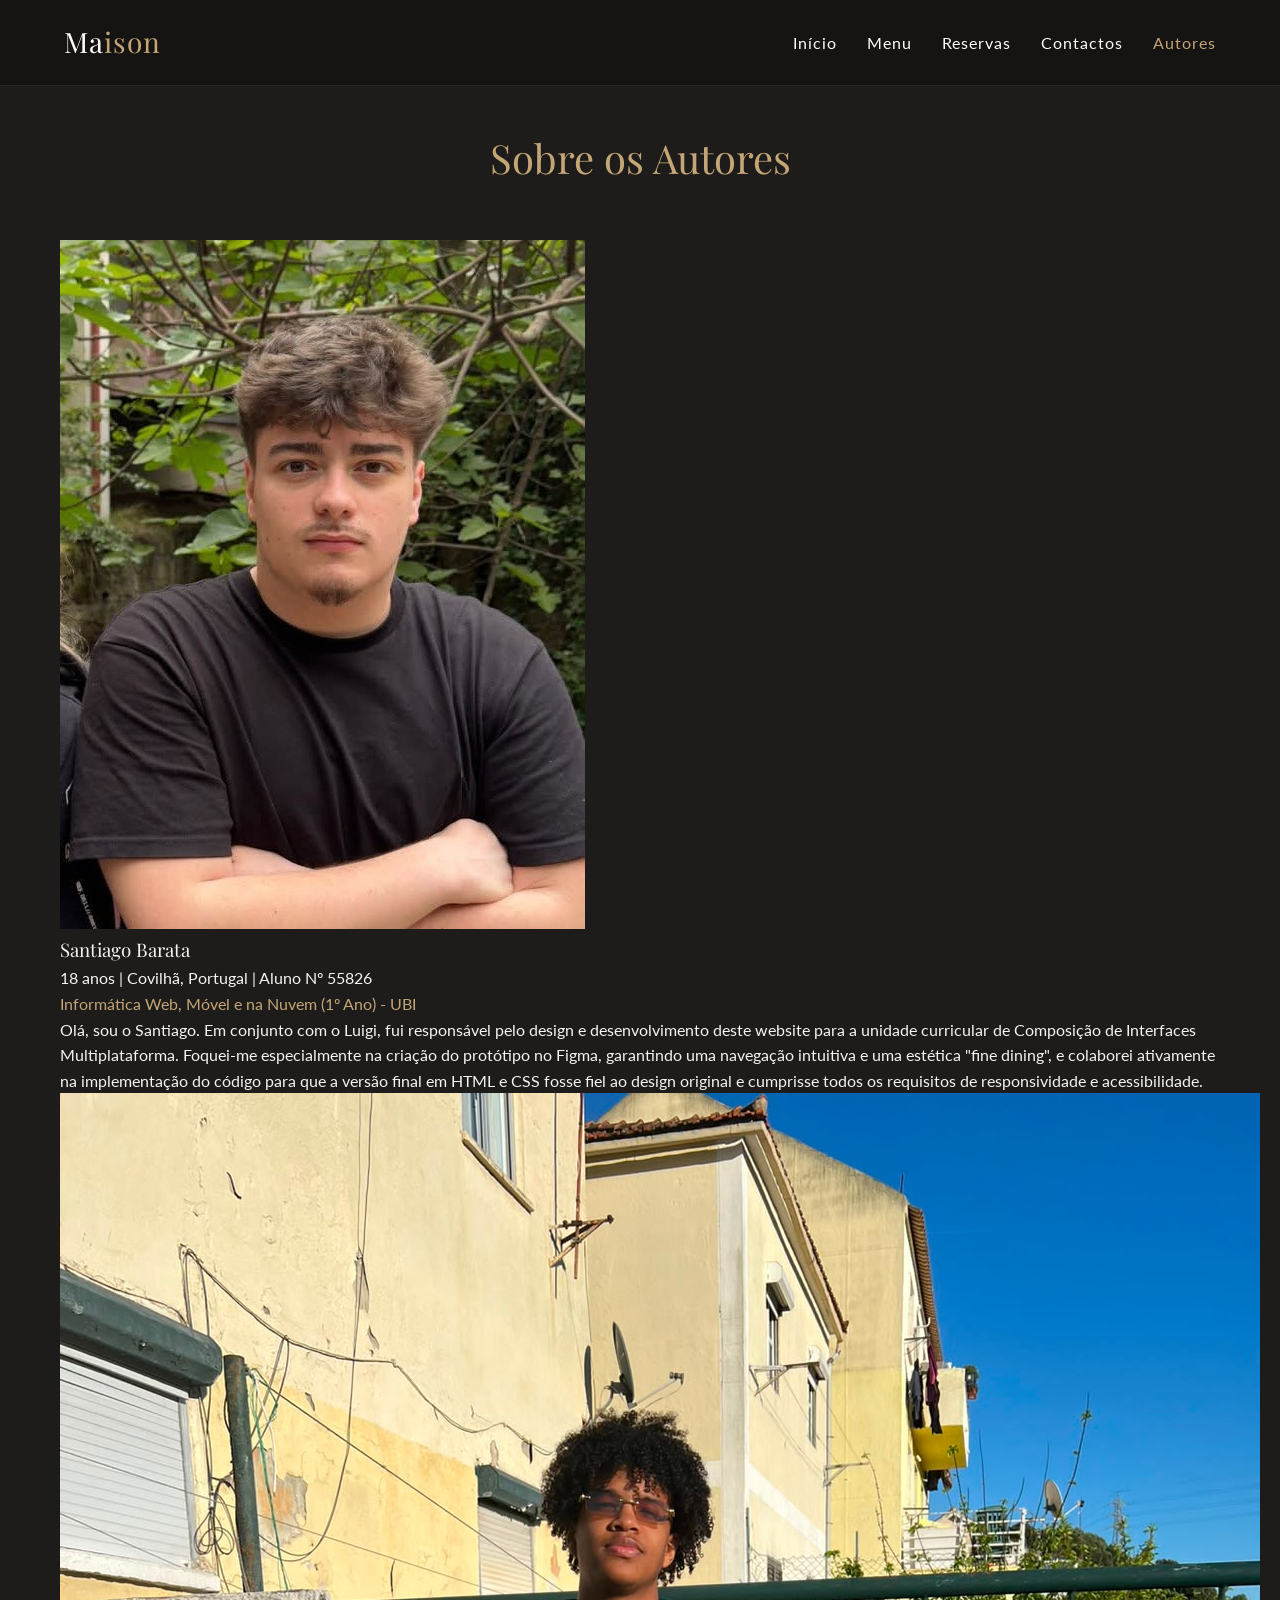
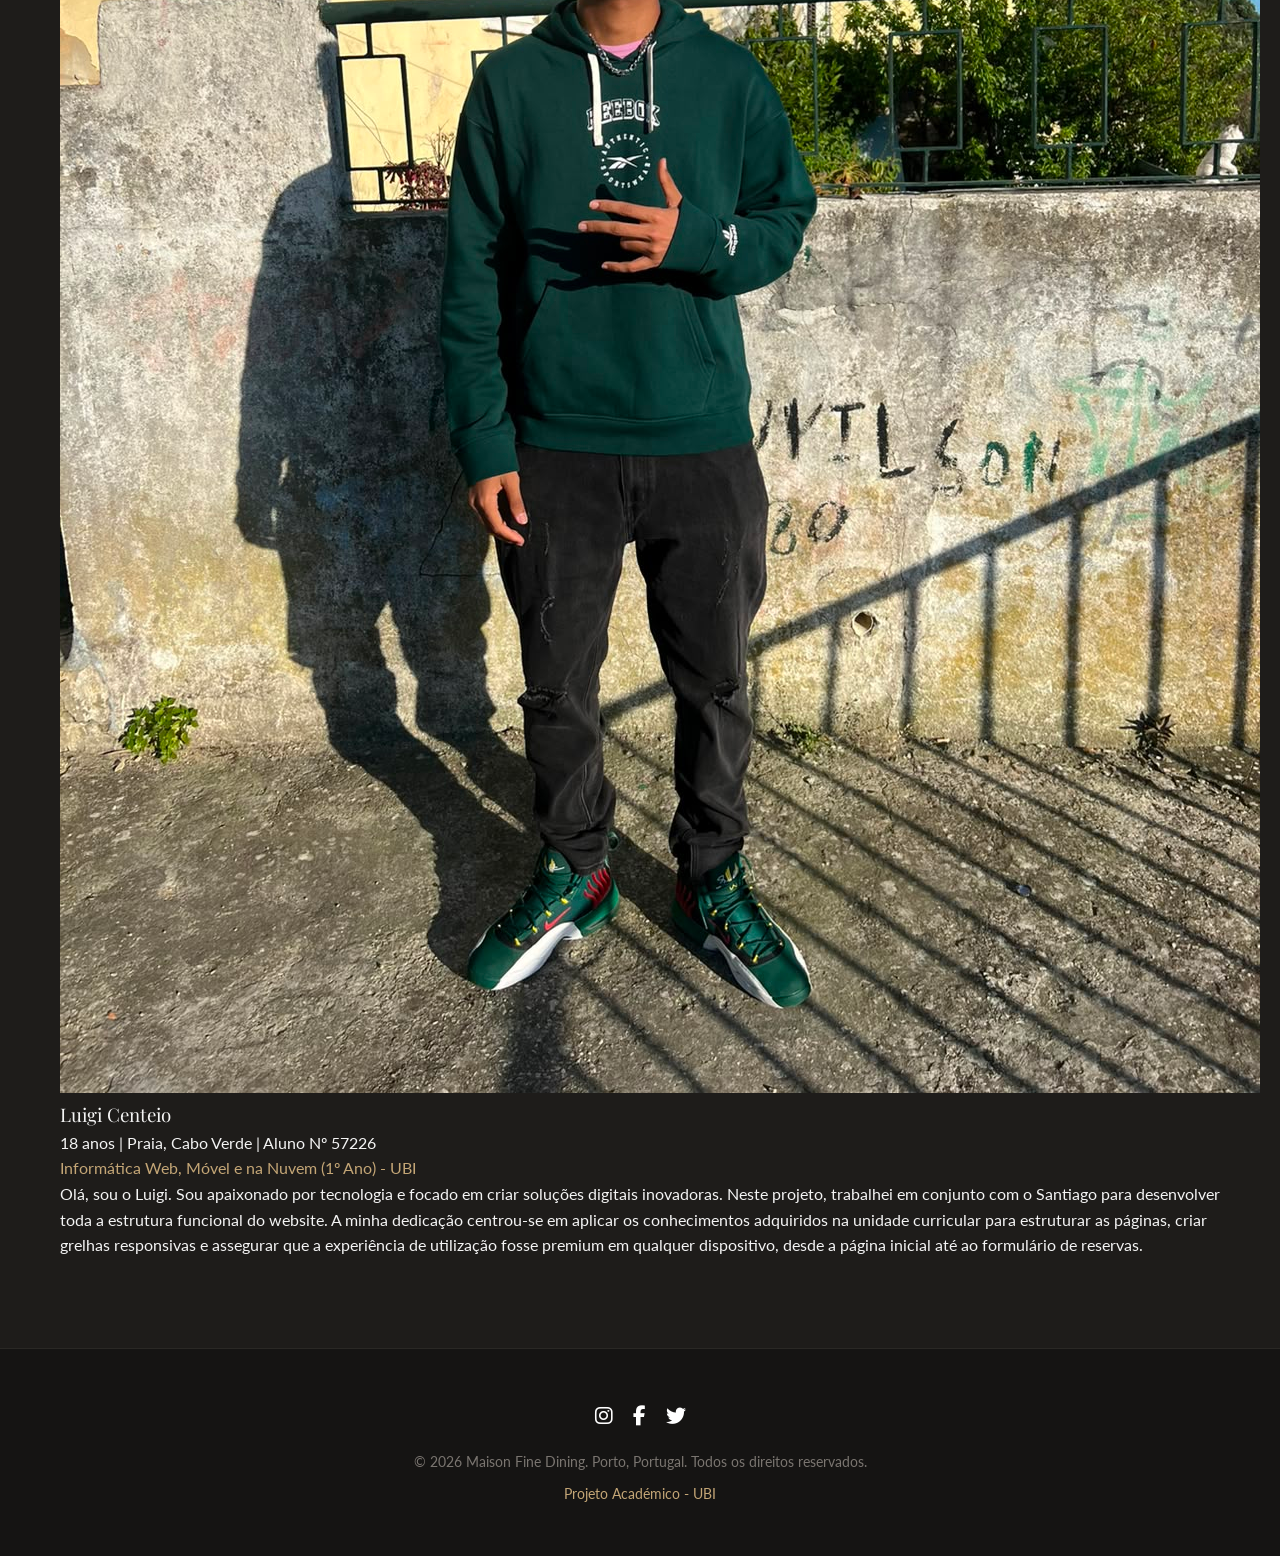
<file: autores.html>
<!DOCTYPE html>

<html lang="pt">
<head>
    <meta charset="UTF-8">
    <meta name="viewport" content="width=device-width, initial-scale=1.0">
    <title>Maison | Autores</title>
    <link rel="stylesheet" href="style.css">
    <link rel="stylesheet" href="https://cdnjs.cloudflare.com/ajax/libs/font-awesome/6.4.0/css/all.min.css">
    <!-- Google tag (gtag.js) -->
<script async src="https://www.googletagmanager.com/gtag/js?id=G-B9NK9G7WFR"></script>
<script>
  window.dataLayer = window.dataLayer || [];
  function gtag(){dataLayer.push(arguments);}
  gtag('js', new Date());

  gtag('config', 'G-B9NK9G7WFR');
</script>
</head>
<body>
    <header>
        <a href="index.html" class="logo">Ma<span>ison</span></a>
        <nav>
            <ul>
                <li><a href="index.html">Início</a></li>
                <li><a href="menu.html">Menu</a></li>
                <li><a href="reservas.html">Reservas</a></li>
                <li><a href="contactos.html">Contactos</a></li>
                <li><a href="autores.html" class="active">Autores</a></li>
            </ul>
        </nav>
    </header>

    <div class="container">
        <h1 class="gold" style="text-align: center; margin-bottom: 50px; font-size: 40px;">Sobre os Autores</h1>
        
        <div class="author-card">
            <div class="author-img-wrapper">
                <img src="Imagens/perfil.jpg" alt="Foto de Santiago Barata" class="author-img">
            </div>
            <div class="author-info">
                <h3>Santiago Barata</h3>
                <p class="meta">18 anos | Covilhã, Portugal | Aluno Nº 55826</p>
                <p class="meta" style="color: #C4A676;">Informática Web, Móvel e na Nuvem (1º Ano) - UBI</p>
                <p>Olá, sou o Santiago. Em conjunto com o Luigi, fui responsável pelo design e desenvolvimento deste website para a unidade curricular de Composição de Interfaces Multiplataforma. Foquei-me especialmente na criação do protótipo no Figma, garantindo uma navegação intuitiva e uma estética "fine dining", e colaborei ativamente na implementação do código para que a versão final em HTML e CSS fosse fiel ao design original e cumprisse todos os requisitos de responsividade e acessibilidade.</p>
            </div>
        </div>

        <div class="author-card">
            <div class="author-img-wrapper">
                <img src="Imagens/luigi.jpeg" alt="Foto de Luigi Centeio" class="author-img">
            </div>
            <div class="author-info">
                <h3>Luigi Centeio</h3>
                <p class="meta">18 anos | Praia, Cabo Verde | Aluno Nº 57226</p>
                <p class="meta" style="color: #C4A676;">Informática Web, Móvel e na Nuvem (1º Ano) - UBI</p>
                <p>Olá, sou o Luigi. Sou apaixonado por tecnologia e focado em criar soluções digitais inovadoras. Neste projeto, trabalhei em conjunto com o Santiago para desenvolver toda a estrutura funcional do website. A minha dedicação centrou-se em aplicar os conhecimentos adquiridos na unidade curricular para estruturar as páginas, criar grelhas responsivas e assegurar que a experiência de utilização fosse premium em qualquer dispositivo, desde a página inicial até ao formulário de reservas.</p>
            </div>
        </div>
    </div>

    <footer>
        <ul class="social-menu">
            <li><a href="#"><i class="fab fa-instagram"></i></a></li>
            <li><a href="#"><i class="fab fa-facebook-f"></i></a></li>
            <li><a href="#"><i class="fab fa-twitter"></i></a></li>
        </ul>
        <p class="footer-text">© 2026 Maison Fine Dining. Porto, Portugal. Todos os direitos reservados.</p>
        <p class="footer-text" style="margin-top: 10px; color: #C4A676;">Projeto Académico - UBI</p>
    </footer>
</body>
</html>
</file>
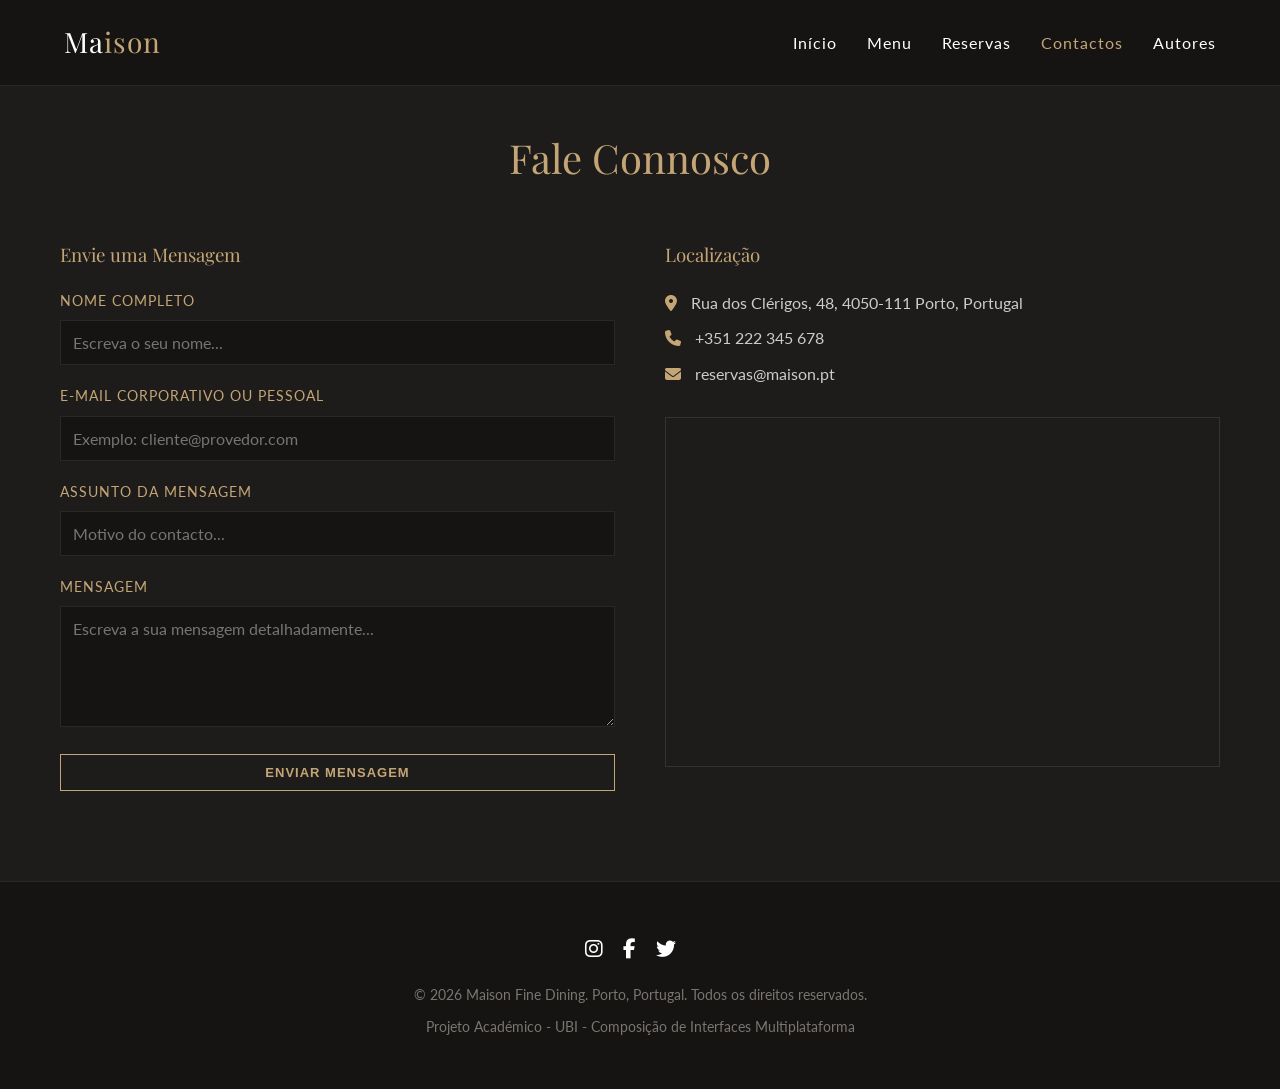
<file: contactos.html>
<!DOCTYPE html>
<head>
    <script async src="https://www.googletagmanager.com/gtag/js?id=G-XXXXXXXXXX"></script>
    <script>
      window.dataLayer = window.dataLayer || [];
      function gtag(){dataLayer.push(arguments);}
      gtag('js', new Date());
      gtag('config', 'G-XXXXXXXXXX');
    </script>
    <!-- Google tag (gtag.js) -->
<script async src="https://www.googletagmanager.com/gtag/js?id=G-B9NK9G7WFR"></script>
<script>
  window.dataLayer = window.dataLayer || [];
  function gtag(){dataLayer.push(arguments);}
  gtag('js', new Date());

  gtag('config', 'G-B9NK9G7WFR');
</script>
<html lang="pt-PT">

    <meta charset="UTF-8">
    <meta name="viewport" content="width=device-width, initial-scale=1.0">
    <title>Maison | Contactos</title>
    <link rel="stylesheet" href="style.css">
    <link rel="stylesheet" href="https://cdnjs.cloudflare.com/ajax/libs/font-awesome/6.4.0/css/all.min.css">
</head>
<body>
    <a href="#conteudo-principal" class="skip-link">Pular para o conteúdo principal</a>

    <header role="banner">
        <a href="index.html" class="logo" aria-label="Maison - Página Inicial">Ma<span>ison</span></a>
        <nav role="navigation" aria-label="Menu principal">
            <ul>
                <li><a href="index.html">Início</a></li>
                <li><a href="menu.html">Menu</a></li>
                <li><a href="reservas.html">Reservas</a></li>
                <li><a href="contactos.html" class="active" aria-current="page">Contactos</a></li>
                <li><a href="autores.html">Autores</a></li>
            </ul>
        </nav>
    </header>

    <main id="conteudo-principal" role="main" class="container">
        <h1 class="gold" style="text-align: center; margin-bottom: 50px; font-size: 40px;">Fale Connosco</h1>
        
        <div class="contact-wrapper">
            <section aria-labelledby="form-title">
                <h3 id="form-title" class="gold" style="margin-bottom: 20px;">Envie uma Mensagem</h3>
                <form action="#" method="POST">
                    <div class="form-group">
                        <label for="nome">Nome Completo</label>
                        <input type="text" id="nome" name="nome" required aria-required="true" placeholder="Escreva o seu nome...">
                    </div>
                    <div class="form-group">
                        <label for="email">E-mail Corporativo ou Pessoal</label>
                        <input type="email" id="email" name="email" required aria-required="true" placeholder="Exemplo: cliente@provedor.com">
                    </div>
                    <div class="form-group">
                        <label for="assunto">Assunto da Mensagem</label>
                        <input type="text" id="assunto" name="assunto" required aria-required="true" placeholder="Motivo do contacto...">
                    </div>
                    <div class="form-group">
                        <label for="mensagem">Mensagem</label>
                        <textarea id="mensagem" name="mensagem" rows="5" required aria-required="true" placeholder="Escreva a sua mensagem detalhadamente..."></textarea>
                    </div>
                    <button type="submit" class="btn" style="width: 100%; cursor: pointer; font-weight: bold;">Enviar Mensagem</button>
                </form>
            </section>

            <section aria-labelledby="map-title">
                <h3 id="map-title" class="gold" style="margin-bottom: 20px;">Localização</h3>
                <address style="font-style: normal; margin-bottom: 20px;">
                    <p style="margin-bottom: 10px; color: #ccc;"><i class="fas fa-map-marker-alt gold" style="margin-right: 10px;" aria-hidden="true"></i> Rua dos Clérigos, 48, 4050-111 Porto, Portugal</p>
                    <p style="margin-bottom: 10px; color: #ccc;"><i class="fas fa-phone gold" style="margin-right: 10px;" aria-hidden="true"></i> +351 222 345 678</p>
                    <p style="margin-bottom: 30px; color: #ccc;"><i class="fas fa-envelope gold" style="margin-right: 10px;" aria-hidden="true"></i> reservas@maison.pt</p>
                </address>
                
                <div class="map-container" style="height: 350px; border: 1px solid #333;">
                    <iframe title="Mapa interativo de localização do restaurante Maison na baixa do Porto" src="https://maps.google.com/maps?q=Rua%20dos%20Cl%C3%A9rigos%2048,%20Porto&t=&z=15&ie=UTF8&iwloc=&output=embed" allowfullscreen="" loading="lazy"></iframe>
                </div>
            </section>
        </div>
    </main>

    <footer role="contentinfo">
        <ul class="social-menu" aria-label="Canais sociais e redes">
            <li><a href="#" aria-label="Siga-nos no Instagram"><i class="fab fa-instagram" aria-hidden="true"></i></a></li>
            <li><a href="#" aria-label="Siga-nos no Facebook"><i class="fab fa-facebook-f" aria-hidden="true"></i></a></li>
            <li><a href="#" aria-label="Siga-nos no Twitter"><i class="fab fa-twitter" aria-hidden="true"></i></a></li>
            <li><a href="#" aria-label="Consulte-nos no Tripadvisor"><i class="fab fa-tripadvisor" aria-hidden="true"></i></a></li>
        </ul>
        <p class="footer-text">© 2026 Maison Fine Dining. Porto, Portugal. Todos os direitos reservados.</p>
        <p class="footer-text" style="margin-top: 10px;">Projeto Académico - UBI - Composição de Interfaces Multiplataforma</p>
    </footer>
</body>
</html>
</file>
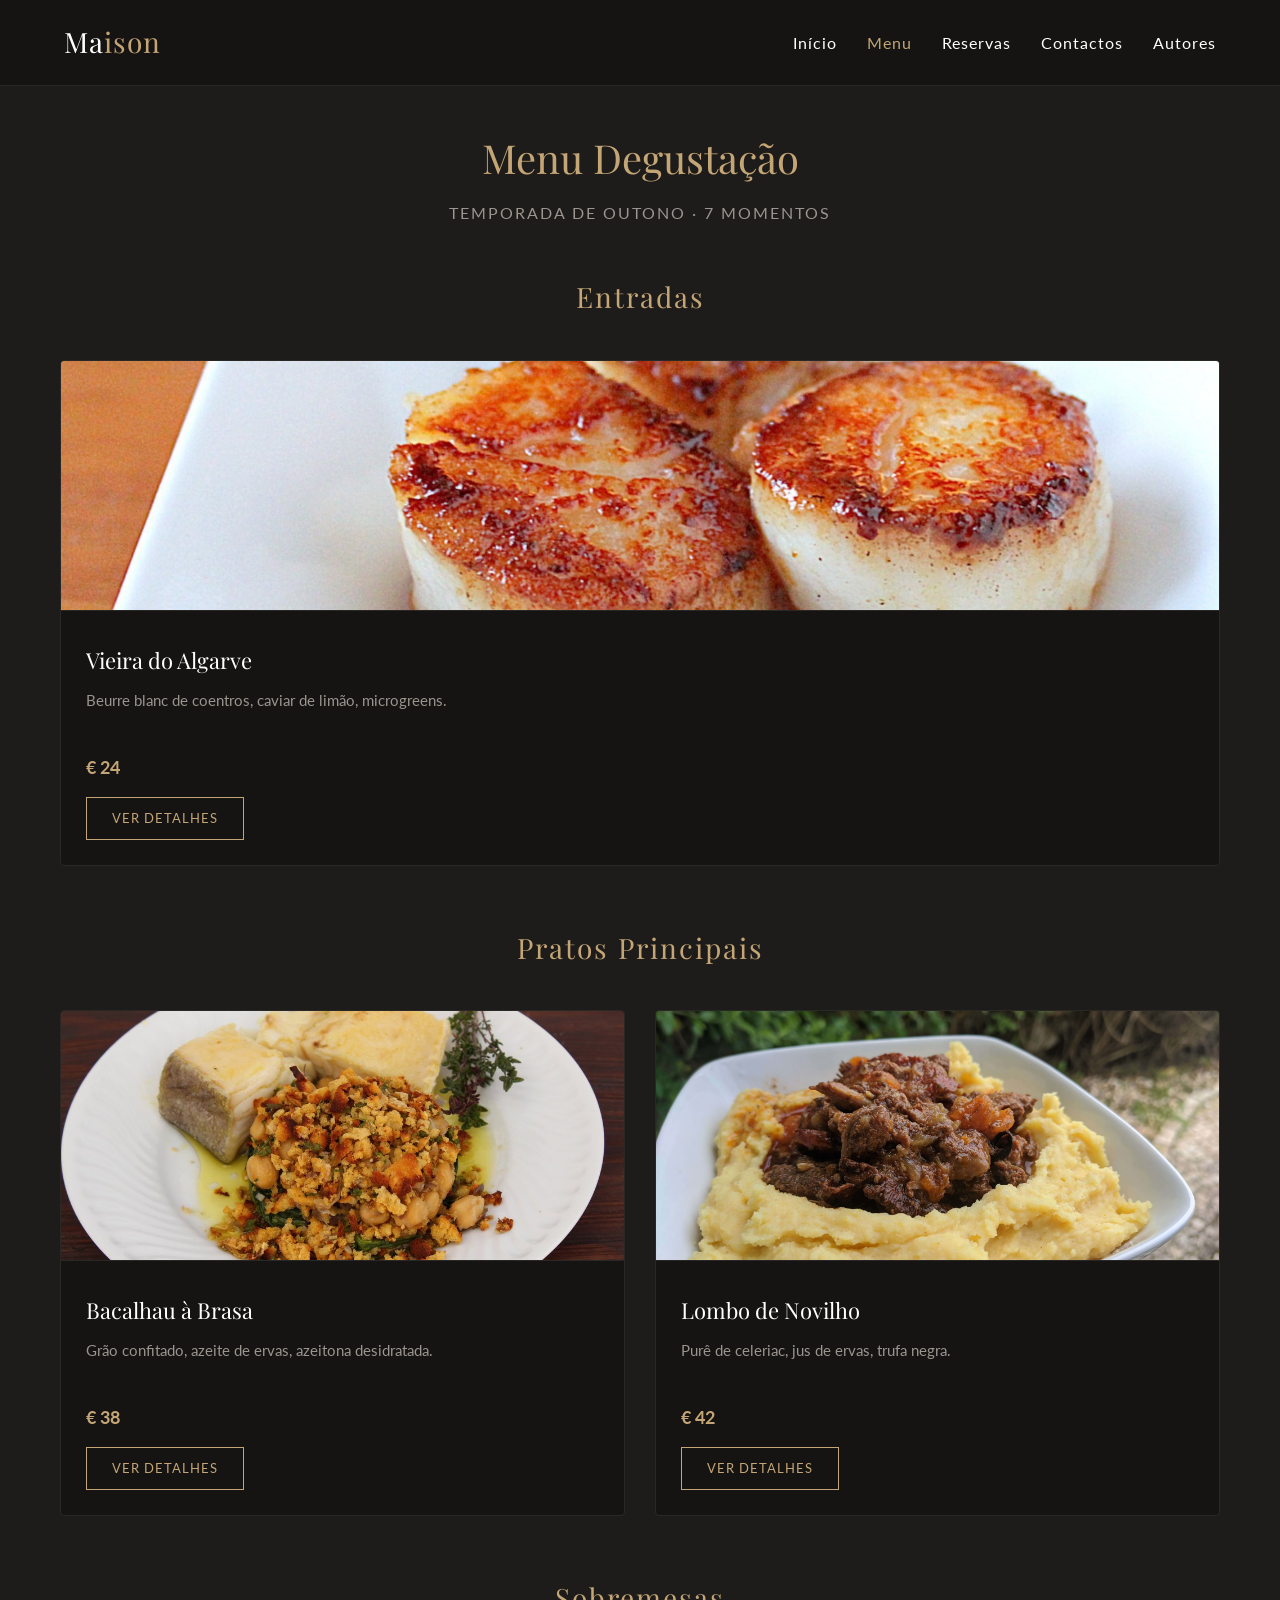
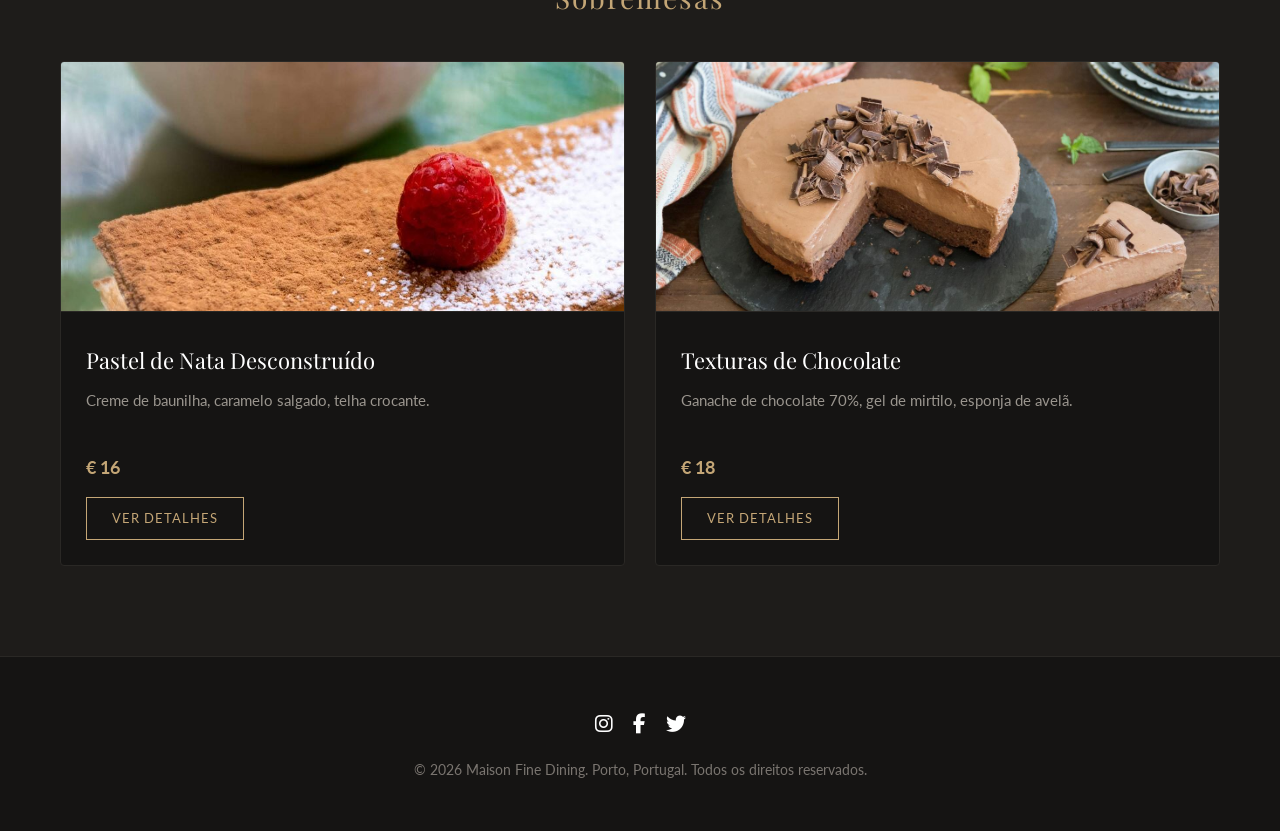
<file: menu.html>
<!DOCTYPE html>

<html lang="pt-PT">
<head>
    <script async src="https://www.googletagmanager.com/gtag/js?id=G-XXXXXXXXXX"></script>
    <script>
      window.dataLayer = window.dataLayer || [];
      function gtag(){dataLayer.push(arguments);}
      gtag('js', new Date());
      gtag('config', 'G-XXXXXXXXXX');
    </script>
    <!-- Google tag (gtag.js) -->
<script async src="https://www.googletagmanager.com/gtag/js?id=G-B9NK9G7WFR"></script>
<script>
  window.dataLayer = window.dataLayer || [];
  function gtag(){dataLayer.push(arguments);}
  gtag('js', new Date());

  gtag('config', 'G-B9NK9G7WFR');
</script>

    <meta charset="UTF-8">
    <meta name="viewport" content="width=device-width, initial-scale=1.0">
    <title>Maison | Menu</title>
    <link class="iel" rel="stylesheet" href="style.css">
    <link rel="stylesheet" href="https://cdnjs.cloudflare.com/ajax/libs/font-awesome/6.4.0/css/all.min.css">
</head>
<body>
    <a href="#conteudo-principal" class="skip-link">Pular para o conteúdo principal</a>

    <header role="banner">
        <a href="index.html" class="logo" aria-label="Maison - Página Inicial">Ma<span>ison</span></a>
        <nav role="navigation" aria-label="Menu principal">
            <ul>
                <li><a href="index.html">Início</a></li>
                <li><a href="menu.html" class="active" aria-current="page">Menu</a></li>
                <li><a href="reservas.html">Reservas</a></li>
                <li><a href="contactos.html">Contactos</a></li>
                <li><a href="autores.html">Autores</a></li>
            </ul>
        </nav>
    </header>

    <main id="conteudo-principal" role="main" class="container">
        <h1 class="gold" style="text-align: center; margin-bottom: 10px; font-size: 40px;">Menu Degustação</h1>
        <p style="text-align: center; color: #9A958E; margin-bottom: 50px; letter-spacing: 2px; text-transform: uppercase;">Temporada de Outono · 7 Momentos</p>
        
        <section aria-labelledby="categoria-entradas">
            <h2 id="categoria-entradas" style="text-align: center; margin: 40px 0 20px 0; letter-spacing: 2px; font-size: 28px;" class="gold">Entradas</h2>
            <div class="grid">
                <div class="card">
                    <img src="Imagens/vieira.jpg" alt="Vieira do Algarve laminada com finas ervas aromáticas">
                    <div class="card-content">
                        <h3>Vieira do Algarve</h3>
                        <p>Beurre blanc de coentros, caviar de limão, microgreens.</p>
                        <span class="price gold">€ 24</span>
                        <a href="detalhes.html?prato=vieira" class="btn" aria-label="Ver detalhes de Vieira do Algarve">Ver Detalhes</a>
                    </div>
                </div>
            </div>
        </section>

        <section aria-labelledby="categoria-principais">
            <h2 id="categoria-principais" style="text-align: center; margin: 60px 0 20px 0; letter-spacing: 2px; font-size: 28px;" class="gold">Pratos Principais</h2>
            <div class="grid">
                <div class="card">
                    <img src="Imagens/bacalhau.png" alt="Posta tradicional de bacalhau assada na brasa aberta ao meio">
                    <div class="card-content">
                        <h3>Bacalhau à Brasa</h3>
                        <p>Grão confitado, azeite de ervas, azeitona desidratada.</p>
                        <span class="price gold">€ 38</span>
                        <a href="detalhes.html?prato=bacalhau" class="btn" aria-label="Ver detalhes de Bacalhau à Brasa">Ver Detalhes</a>
                    </div>
                </div>
                <div class="card">
                    <img src="Imagens/novilho.jpg" alt="Naco de lombo de novilho alto grelhado ao ponto">
                    <div class="card-content">
                        <h3>Lombo de Novilho</h3>
                        <p>Purê de celeriac, jus de ervas, trufa negra.</p>
                        <span class="price gold">€ 42</span>
                        <a href="detalhes.html?prato=lombo" class="btn" aria-label="Ver detalhes de Lombo de Novilho">Ver Detalhes</a>
                    </div>
                </div>
            </div>
        </section>

        <section aria-labelledby="categoria-sobremesas">
            <h2 id="categoria-sobremesas" style="text-align: center; margin: 60px 0 20px 0; letter-spacing: 2px; font-size: 28px;" class="gold">Sobremesas</h2>
            <div class="grid">
                <div class="card">
                    <img src="Imagens/pastel.jpg" alt="Sobremesa folhada inspirada no pastel de nata tradicional">
                    <div class="card-content">
                        <h3>Pastel de Nata Desconstruído</h3>
                        <p>Creme de baunilha, caramelo salgado, telha crocante.</p>
                        <span class="price gold">€ 16</span>
                        <a href="detalhes.html?prato=pastel" class="btn" aria-label="Ver detalhes de Pastel de Nata Desconstruído">Ver Detalhes</a>
                    </div>
                </div>
                <div class="card">
                    <img src="Imagens/chocolate.jpg" alt="Esfera texturizada de chocolate negro brilhante com pedaços de avelã">
                    <div class="card-content">
                        <h3>Texturas de Chocolate</h3>
                        <p>Ganache de chocolate 70%, gel de mirtilo, esponja de avelã.</p>
                        <span class="price gold">€ 18</span>
                        <a href="detalhes.html?prato=texturas" class="btn" aria-label="Ver detalhes de Texturas de Chocolate">Ver Detalhes</a>
                    </div>
                </div>
            </div>
        </section>
    </main>

    <footer role="contentinfo">
        <ul class="social-menu" aria-label="Canais sociais e redes">
            <li><a href="#" aria-label="Siga-nos no Instagram"><i class="fab fa-instagram" aria-hidden="true"></i></a></li>
            <li><a href="#" aria-label="Siga-nos no Facebook"><i class="fab fa-facebook-f" aria-hidden="true"></i></a></li>
            <li><a href="#" aria-label="Siga-nos no Twitter"><i class="fab fa-twitter" aria-hidden="true"></i></a></li>
        </ul>
        <p class="footer-text">© 2026 Maison Fine Dining. Porto, Portugal. Todos os direitos reservados.</p>
    </footer>
</body>
</html>
</file>
<file: style.css>
@import url('https://fonts.googleapis.com/css2?family=Lato:wght@300;400&family=Playfair+Display:ital,wght@0,400;0,600;1,400&display=swap');

/* =========================================
   CONFIGURAÇÕES BASE & ACESSIBILIDADE
   ========================================= */
* { 
    margin: 0; 
    padding: 0; 
    box-sizing: border-box; 
}

html {
    font-size: 16px; /* Tamanho base de fonte acessível de acordo com as diretrizes */
    scroll-behavior: smooth;
}

body { 
    font-family: 'Lato', sans-serif; 
    background-color: #1E1C1A; /* Fundo escuro suave fiel ao Figma */
    color: #F4F4F4; 
    line-height: 1.6; 
}

h1, h2, h3, h4 { 
    font-family: 'Playfair Display', serif; 
    font-weight: normal; 
}

.gold { 
    color: #C4A676; 
}

/* Foco visível para navegação via teclado (Acessibilidade) */
a:focus, button:focus, input:focus, textarea:focus, select:focus {
    outline: 3px solid #C4A676;
    outline-offset: 3px;
}

/* Link de salto oculto que aparece apenas via foco de teclado */
.skip-link {
    position: absolute;
    top: -100px;
    left: 0;
    background: #C4A676;
    color: #151413;
    padding: 10px 20px;
    z-index: 10000;
    transition: top 0.3s ease;
    text-decoration: none;
    font-weight: bold;
    text-transform: uppercase;
    font-size: 14px;
}

.skip-link:focus {
    top: 0;
}

/* =========================================
   LAYOUT & COMPONENTES
   ========================================= */
/* Navbar */
header { 
    display: flex; 
    justify-content: space-between; 
    align-items: center; 
    padding: 20px 5%; 
    background-color: #151413; 
    border-bottom: 1px solid #2A2825; 
    position: sticky; 
    top: 0; 
    z-index: 1000; 
}

.logo { 
    font-size: 28px; 
    font-family: 'Playfair Display', serif; 
    color: #fff; 
    text-decoration: none; 
    letter-spacing: 1px; 
}

.logo span { 
    color: #C4A676; 
}

nav ul { 
    list-style: none; 
    display: flex; 
    gap: 30px; 
}

nav a { 
    color: #fff; 
    text-decoration: none; 
    font-size: 16px; 
    letter-spacing: 1px; 
    transition: color 0.3s; 
}

nav a:hover, nav a.active { 
    color: #C4A676; 
}

/* Hero Section */
.hero {
    text-align: center;
    padding: 100px 20px;
    background: linear-gradient(rgba(30,28,26,0.8), rgba(30,28,26,0.9)), url('Imagens/hero-bg.jpg') no-repeat center center/cover;
    margin-bottom: 50px;
}

.hero h1 {
    font-size: 48px;
    margin-bottom: 20px;
}

.hero p {
    font-size: 18px;
    max-width: 600px;
    margin: 0 auto 30px auto;
    color: #ccc;
}

/* Content Container */
.container { 
    max-width: 1200px; 
    margin: 0 auto; 
    padding: 40px 20px; 
}

/* Grid & Cards */
.grid { 
    display: grid; 
    grid-template-columns: repeat(auto-fit, minmax(300px, 1fr)); 
    gap: 30px; 
    margin-top: 40px;
}

.card { 
    background: #151413; 
    border: 1px solid #2A2825; 
    border-radius: 4px; 
    overflow: hidden; 
    transition: transform 0.3s;
}

.card:hover {
    transform: translateY(-5px);
}

.card img { 
    width: 100%; 
    height: 250px; 
    object-fit: cover; 
    border-bottom: 1px solid #2A2825;
}

.card-content { 
    padding: 25px; 
}

.card-content h3 { 
    font-size: 22px; 
    margin-bottom: 10px; 
    color: #fff;
}

.card-content p { 
    color: #9A958E; 
    font-size: 15px; 
    margin-bottom: 20px;
    height: 45px;
    overflow: hidden;
}

.price {
    display: block;
    font-size: 18px;
    font-weight: bold;
    margin-bottom: 15px;
}

/* Botões */
.btn { 
    display: inline-block; 
    background: transparent; 
    color: #C4A676; 
    border: 1px solid #C4A676; 
    padding: 10px 25px; 
    text-decoration: none; 
    text-transform: uppercase; 
    font-size: 13px; 
    letter-spacing: 1px; 
    transition: all 0.3s; 
}

.btn:hover { 
    background: #C4A676; 
    color: #151413; 
}

/* Formulários & Contactos */
.contact-wrapper { 
    display: grid; 
    grid-template-columns: 1fr 1fr; 
    gap: 50px; 
    align-items: start; 
}

.form-group { 
    margin-bottom: 20px; 
    text-align: left;
}

.form-group label { 
    display: block; 
    margin-bottom: 8px; 
    color: #C4A676; 
    font-size: 14px; 
    text-transform: uppercase; 
    letter-spacing: 1px;
}

.form-group input, .form-group textarea, .form-group select { 
    width: 100%; 
    padding: 12px; 
    background: #151413; 
    border: 1px solid #2A2825; 
    color: #fff; 
    font-family: 'Lato', sans-serif; 
    font-size: 16px;
}

.form-group input:focus, .form-group textarea:focus, .form-group select:focus { 
    border-color: #C4A676; 
}

.map-container iframe { 
    width: 100%; 
    height: 100%; 
    min-height: 400px; 
    border: none; 
    filter: grayscale(100%) invert(90%) contrast(1.2); 
}

/* Detalhes do Item */
.detail-wrapper { 
    display: grid; 
    grid-template-columns: 1fr 1fr; 
    gap: 50px; 
    align-items: start; 
    margin-top: 30px;
}

.detail-img { 
    width: 100%; 
    border: 1px solid #C4A676; 
}

.multimedia-section { 
    margin-top: 50px; 
    text-align: center; 
}

.multimedia-section iframe, .multimedia-section video { 
    width: 100%; 
    max-width: 800px; 
    height: 450px; 
    border: 1px solid #2A2825; 
}

/* Lista de Ingredientes */
#detalhe-ingredientes {
    list-style: none;
    margin-top: 20px;
}
#detalhe-ingredientes li {
    margin-bottom: 10px;
    color: #ccc;
}

/* Footer & Redes Sociais */
footer { 
    background: #151413; 
    padding: 50px 20px; 
    text-align: center; 
    border-top: 1px solid #2A2825; 
    margin-top: 50px; 
}

.social-menu { 
    display: flex; 
    justify-content: center; 
    gap: 20px; 
    list-style: none; 
    margin-bottom: 20px; 
}

.social-menu a {
    color: #fff;
    font-size: 20px;
    transition: color 0.3s;
}

.social-menu a:hover {
    color: #C4A676;
}

.footer-text { 
    font-size: 14px; 
    color: #7a7570; 
}
</file>
